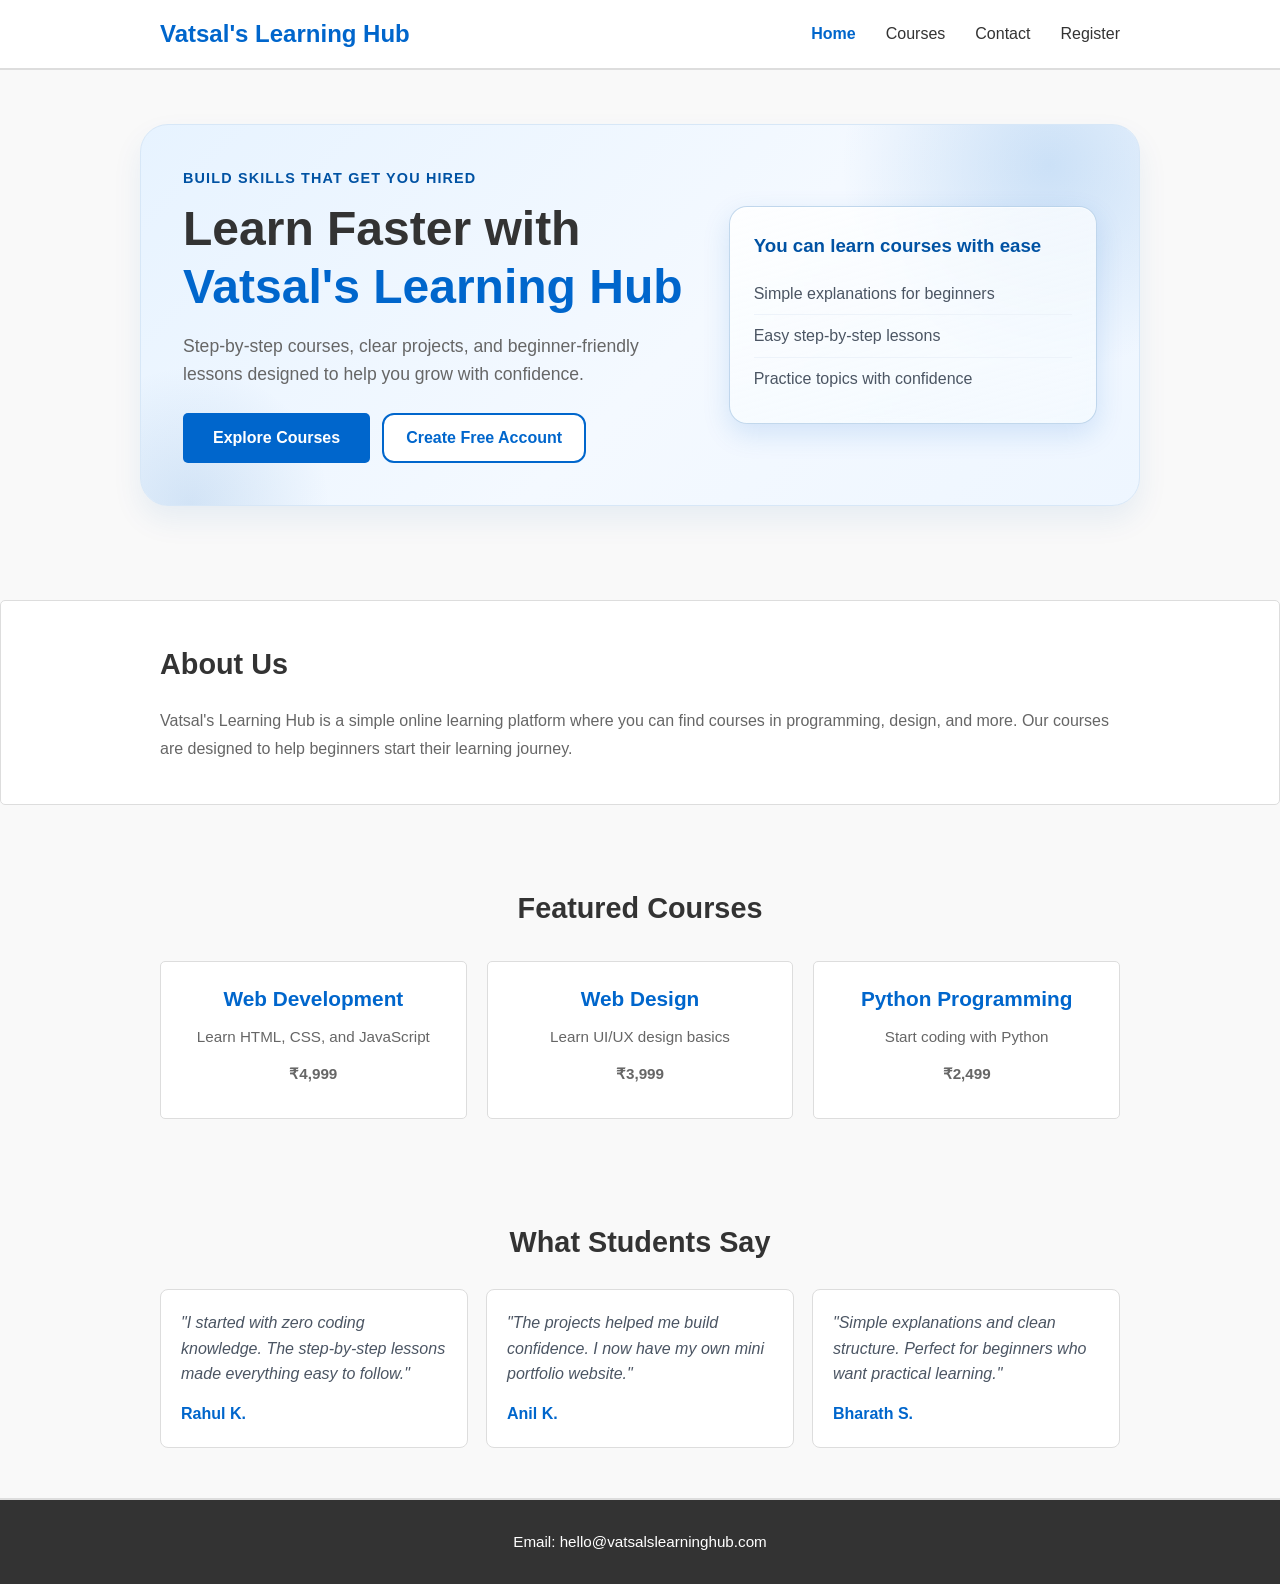
<file: index.html>
<!DOCTYPE html>
<html lang="en">
<head>
    <meta charset="UTF-8">
    <meta name="viewport" content="width=device-width, initial-scale=1.0">
    <title>Vatsal's Learning Hub</title>
<link href="https://fonts.googleapis.com/css2?family=Inter:wght@400;500;600;700&display=swap" rel="stylesheet">
    <link rel="stylesheet" href="styles.css">
</head>
<body>
    <nav class="navbar">
        <div class="container">
            <h1 class="logo">Vatsal's Learning Hub</h1>
            <ul class="nav-links">
                <li><a href="index.html">Home</a></li>
                <li><a href="courses.html">Courses</a></li>
                <li><a href="contact.html">Contact</a></li>
                <li><a href="register.html">Register</a></li>
            </ul>
        </div>
    </nav>

    <header class="hero">
        <div class="container hero-grid">
            <div class="hero-copy">
                <p class="hero-kicker">Build Skills That Get You Hired</p>
                <h1>Learn Faster with <span class="hero-accent">Vatsal's Learning Hub</span></h1>
                <p class="hero-subtext">Step-by-step courses, clear projects, and beginner-friendly lessons designed to help you grow with confidence.</p>
                <div class="hero-actions">
                    <a href="courses.html" class="btn">Explore Courses</a>
                    <a href="register.html" class="btn-outline">Create Free Account</a>
                </div>
            </div>
            <div class="hero-panel" aria-label="Learnsphere quick stats">
                <h3>You can learn courses with ease</h3>
                <ul>
                    <li>Simple explanations for beginners</li>
                    <li>Easy step-by-step lessons</li>
                    <li>Practice topics with confidence</li>
                </ul>
            </div>
        </div>
    </header>

    <section class="about">
        <div class="container">
            <h2>About Us</h2>
            <p>Vatsal's Learning Hub is a simple online learning platform where you can find courses in programming, design, and more. Our courses are designed to help beginners start their learning journey.</p>
        </div>
    </section>

    <section class="featured-courses">
        <div class="container">
            <h2>Featured Courses</h2>
            <div class="courses-list">
                <div class="course-item">
                    <h3>Web Development</h3>
                    <p>Learn HTML, CSS, and JavaScript</p>
                    <p class="price">₹4,999</p>
                </div>
                <div class="course-item">
                    <h3>Web Design</h3>
                    <p>Learn UI/UX design basics</p>
                    <p class="price">₹3,999</p>
                </div>
                <div class="course-item">
                    <h3>Python Programming</h3>
                    <p>Start coding with Python</p>
                    <p class="price">₹2,499</p>
                </div>
            </div>
        </div>
    </section>

    <section class="testimonials">
        <div class="container">
            <h2>What Students Say</h2>
            <div class="testimonial-grid">
                <article class="testimonial-card">
                    <p>"I started with zero coding knowledge. The step-by-step lessons made everything easy to follow."</p>
                    <h4>Rahul K.</h4>
                </article>
                <article class="testimonial-card">
                    <p>"The projects helped me build confidence. I now have my own mini portfolio website."</p>
                    <h4>Anil K.</h4>
                </article>
                <article class="testimonial-card">
                    <p>"Simple explanations and clean structure. Perfect for beginners who want practical learning."</p>
                    <h4>Bharath S.</h4>
                </article>
            </div>
        </div>
    </section>

    <footer class="footer">
        <div class="container">
            <p>Email: hello@vatsalslearninghub.com</p>
        </div>
    </footer>

    <script src="script.js"></script>
</body>
</html>
</file>
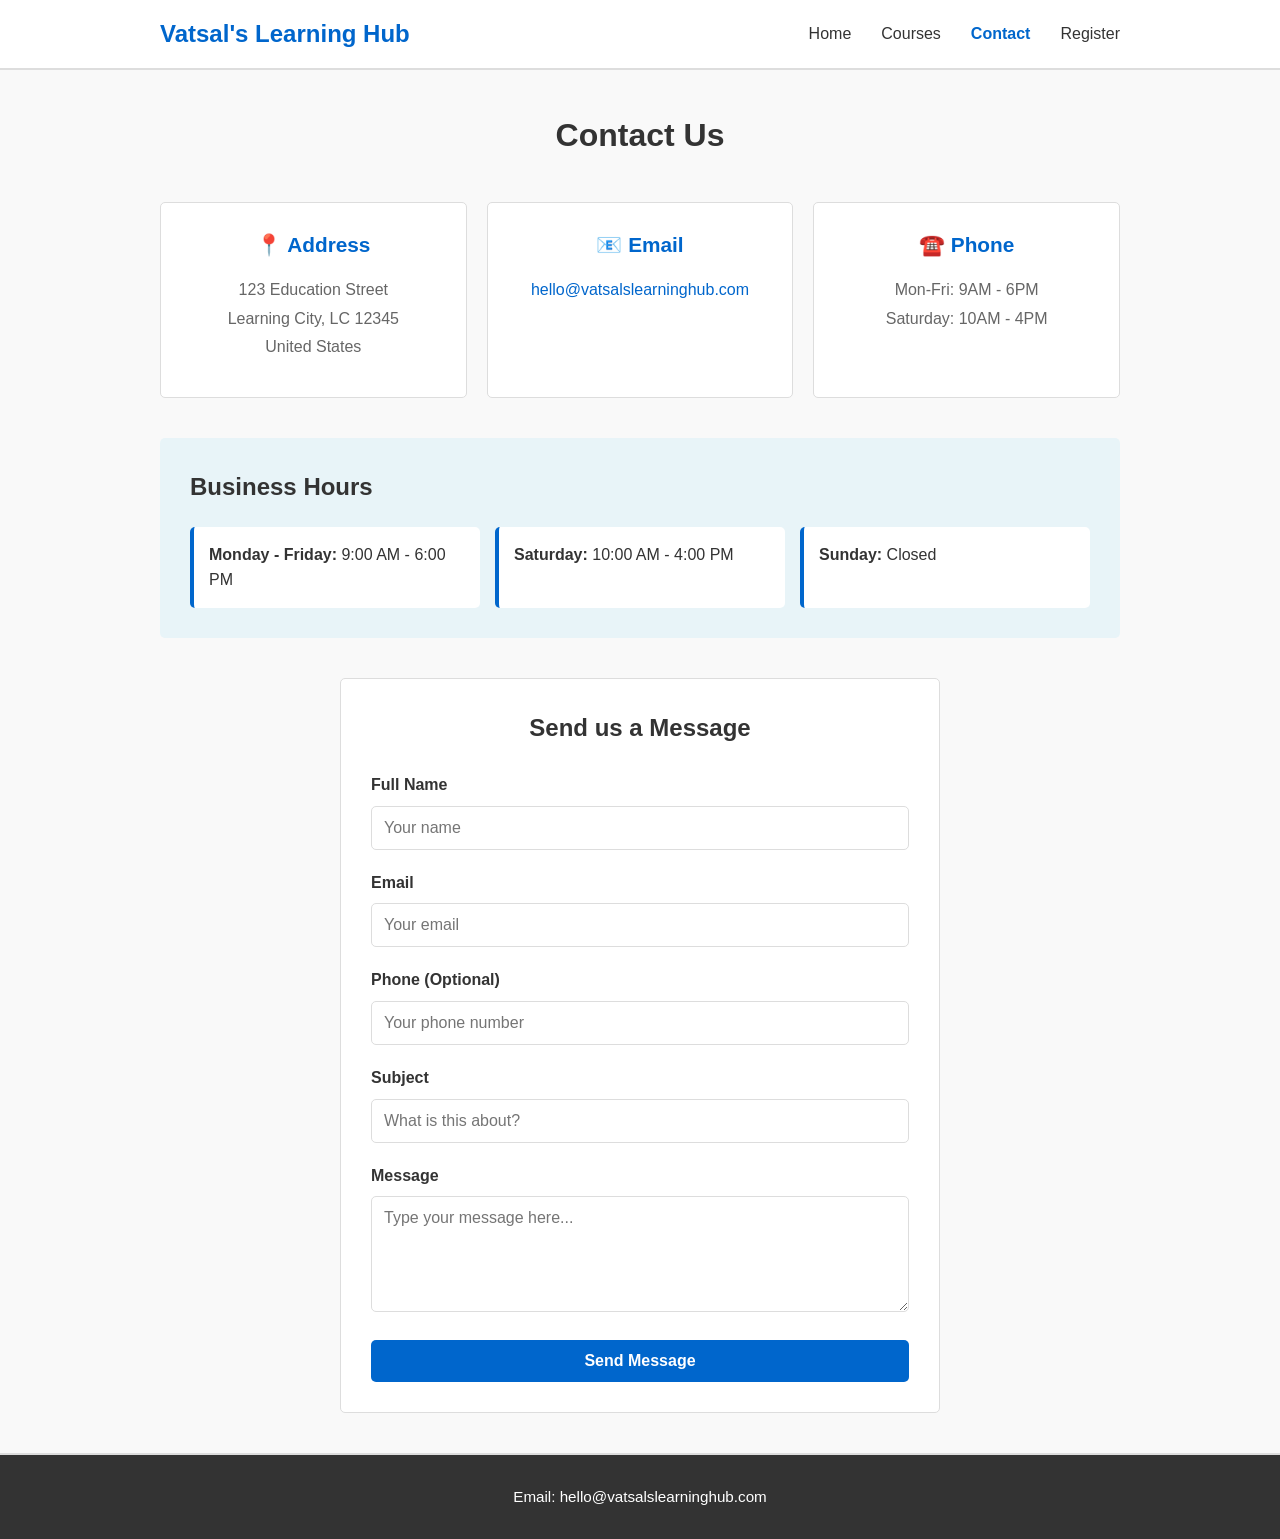
<file: contact.html>
<!DOCTYPE html>
<html lang="en">
<head>
    <meta charset="UTF-8">
    <meta name="viewport" content="width=device-width, initial-scale=1.0">
    <title>Contact Us - Vatsal's Learning Hub</title>
<link href="https://fonts.googleapis.com/css2?family=Inter:wght@400;500;600;700&display=swap" rel="stylesheet">
    <link rel="stylesheet" href="styles.css">
</head>
<body>
    <!-- Navigation -->
    <nav class="navbar">
        <div class="container">
            <h1 class="logo">Vatsal's Learning Hub</h1>
            <ul class="nav-links">
                <li><a href="index.html">Home</a></li>
                <li><a href="courses.html">Courses</a></li>
                <li><a href="contact.html">Contact</a></li>
                <li><a href="register.html">Register</a></li>
            </ul>
        </div>
    </nav>

    <!-- Contact Page -->
    <div class="contact-page">
        <div class="container">
            <h2>Contact Us</h2>

            <!-- Contact Info Cards -->
            <div class="contact-info-grid">
                <div class="contact-card">
                    <h3>📍 Address</h3>
                    <p>123 Education Street<br>Learning City, LC 12345<br>United States</p>
                </div>

                <div class="contact-card">
                    <h3>📧 Email</h3>
                    <p><a href="mailto:hello@vatsalslearninghub.com">hello@vatsalslearninghub.com</a></p>
                </div>

                <div class="contact-card">
                    <h3>☎️ Phone</h3>
                    <p>Mon-Fri: 9AM - 6PM<br>Saturday: 10AM - 4PM</p>
                </div>
            </div>

            <!-- Business Hours -->
            <div class="business-hours">
                <h3>Business Hours</h3>
                <div class="hours-grid">
                    <div>
                        <strong>Monday - Friday:</strong> 9:00 AM - 6:00 PM
                    </div>
                    <div>
                        <strong>Saturday:</strong> 10:00 AM - 4:00 PM
                    </div>
                    <div>
                        <strong>Sunday:</strong> Closed
                    </div>
                </div>
            </div>

            <!-- Contact Form -->
            <div class="contact-form-section">
                <h3>Send us a Message</h3>
                <form id="contactUserForm" onsubmit="validateContact(event)">
                    <div class="form-group">
                        <label>Full Name</label>
                        <input type="text" id="contactName" placeholder="Your name" required>
                        <span class="error" id="contactNameError"></span>
                    </div>

                    <div class="form-group">
                        <label>Email</label>
                        <input type="email" id="contactEmail" placeholder="Your email" required>
                        <span class="error" id="contactEmailError"></span>
                    </div>

                    <div class="form-group">
                        <label>Phone (Optional)</label>
                        <input type="tel" id="contactPhone" placeholder="Your phone number">
                    </div>

                    <div class="form-group">
                        <label>Subject</label>
                        <input type="text" id="contactSubject" placeholder="What is this about?" required>
                    </div>

                    <div class="form-group">
                        <label>Message</label>
                        <textarea id="contactMessage" placeholder="Type your message here..." rows="5" required></textarea>
                        <span class="error" id="contactMessageError"></span>
                    </div>

                    <button type="submit" class="btn-submit">Send Message</button>
                    <p id="contactSuccess" class="success-message" aria-live="polite"></p>
                </form>
            </div>
        </div>
    </div>

    <!-- Footer -->
    <footer class="footer">
        <div class="container">
            <p>Email: hello@vatsalslearninghub.com</p>
        </div>
    </footer>

    <script src="script.js"></script>
</body>
</html>
</file>
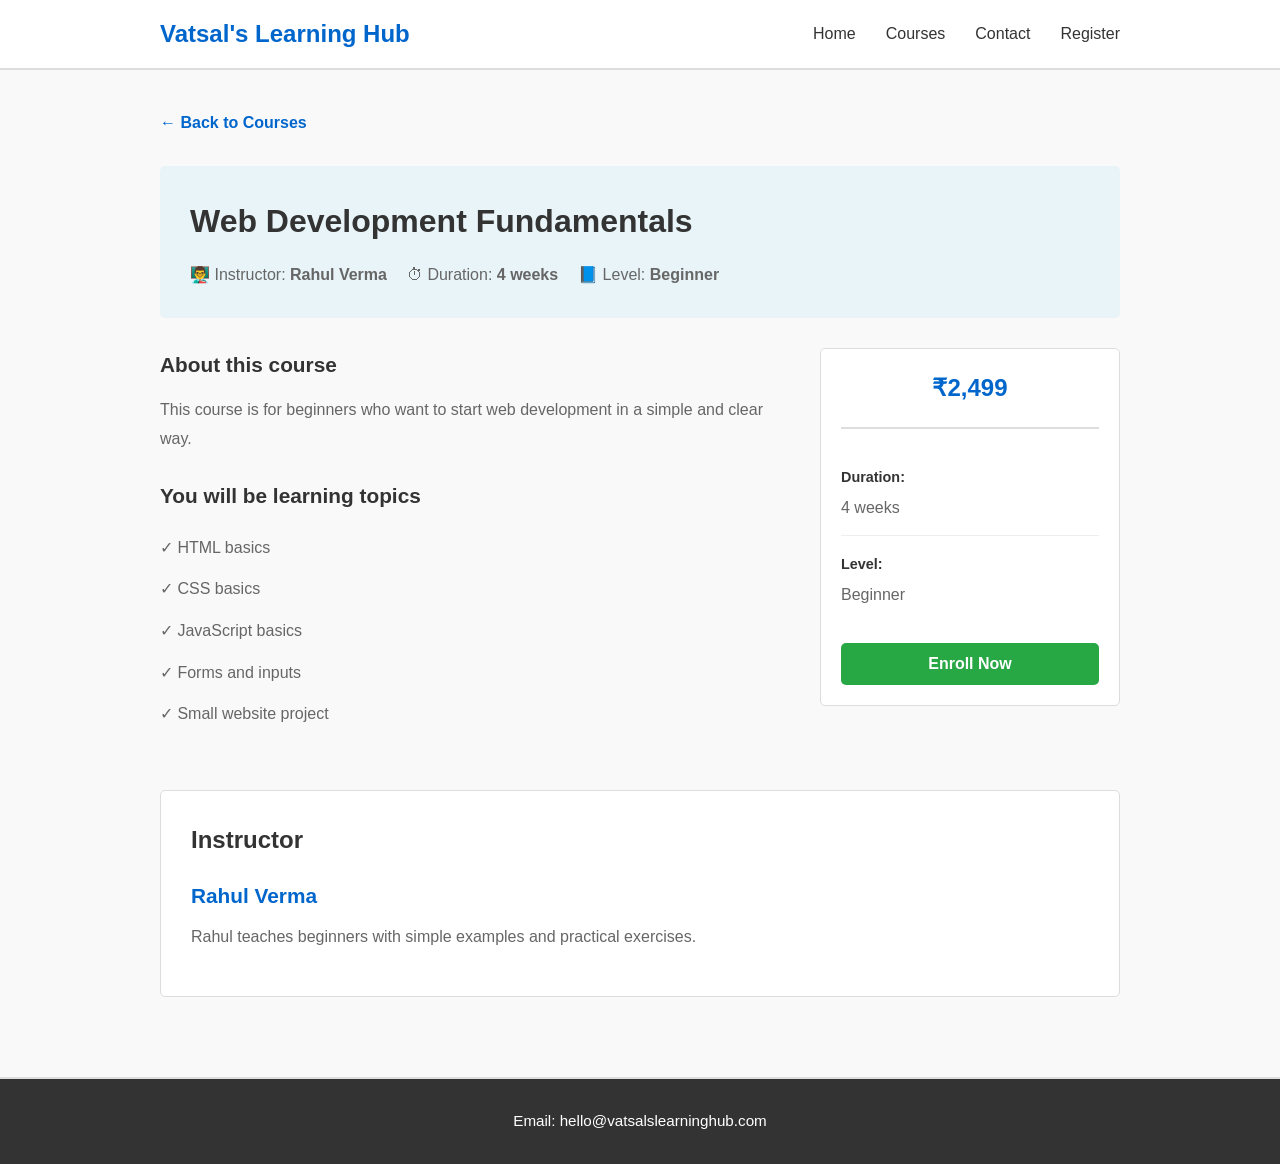
<file: course-details.html>
<!DOCTYPE html>
<html lang="en">
<head>
    <meta charset="UTF-8">
    <meta name="viewport" content="width=device-width, initial-scale=1.0">
    <title>Course Details - Vatsal's Learning Hub</title>
<link href="https://fonts.googleapis.com/css2?family=Inter:wght@400;500;600;700&display=swap" rel="stylesheet">
    <link rel="stylesheet" href="styles.css">
</head>
<body>
    <!-- Navigation -->
    <nav class="navbar">
        <div class="container">
            <h1 class="logo">Vatsal's Learning Hub</h1>
            <ul class="nav-links">
                <li><a href="index.html">Home</a></li>
                <li><a href="courses.html">Courses</a></li>
                <li><a href="contact.html">Contact</a></li>
                <li><a href="register.html">Register</a></li>
            </ul>
        </div>
    </nav>

    <!-- Course Details Page -->
    <div class="course-details-page">
        <div class="container">
            <!-- Back to Courses Link -->
            <a href="courses.html" class="back-link">← Back to Courses</a>

            <div class="course-header">
                <h1 id="courseTitle">Web Development Fundamentals</h1>
                <div class="course-meta">
                    <span>👨‍🏫 Instructor: <strong id="courseInstructor">Rahul Verma</strong></span>
                    <span>⏱ Duration: <strong id="courseDuration">4 weeks</strong></span>
                    <span>📘 Level: <strong id="courseLevel">Beginner</strong></span>
                </div>
            </div>

            <div class="course-content">
                <!-- Left Side -->
                <div class="course-info">
                    <h3>About this course</h3>
                    <p id="courseDescription">
                        This course is for beginners who want to start web development in a simple and clear way.
                    </p>

                    <h3>You will be learning topics</h3>
                    <ul class="learning-points">
                        <li>✓ HTML basics</li>
                        <li>✓ CSS basics</li>
                        <li>✓ JavaScript basics</li>
                        <li>✓ Forms and inputs</li>
                        <li>✓ Small website project</li>
                    </ul>
                </div>

                <!-- Right Side -->
                <div class="course-sidebar">
                    <div class="course-card-detail">
                        <div class="price-section">
                            <span class="price" id="coursePrice">₹2,499</span>
                        </div>

                        <div class="course-details-box">
                            <div class="detail-item">
                                <strong>Duration:</strong><br>
                                <span>4 weeks</span>
                            </div>
                            <div class="detail-item">
                                <strong>Level:</strong><br>
                                <span>Beginner</span>
                            </div>
                        </div>

                        <button class="btn-enroll" onclick="enrollCourse()">Enroll Now</button>
                    </div>
                </div>
            </div>

            <!-- Instructor Info -->
            <div class="instructor-section">
                <h3>Instructor</h3>
                <div class="instructor-info">
                    <div class="instructor-details">
                        <h4 id="instructorName">Rahul Verma</h4>
                        <p id="instructorBio">
                            Rahul teaches beginners with simple examples and practical exercises.
                        </p>
                    </div>
                </div>
            </div>
        </div>
    </div>

    <!-- Footer -->
    <footer class="footer">
        <div class="container">
            <p>Email: hello@vatsalslearninghub.com</p>
        </div>
    </footer>

    <script src="script.js"></script>
</body>
</html>
</file>
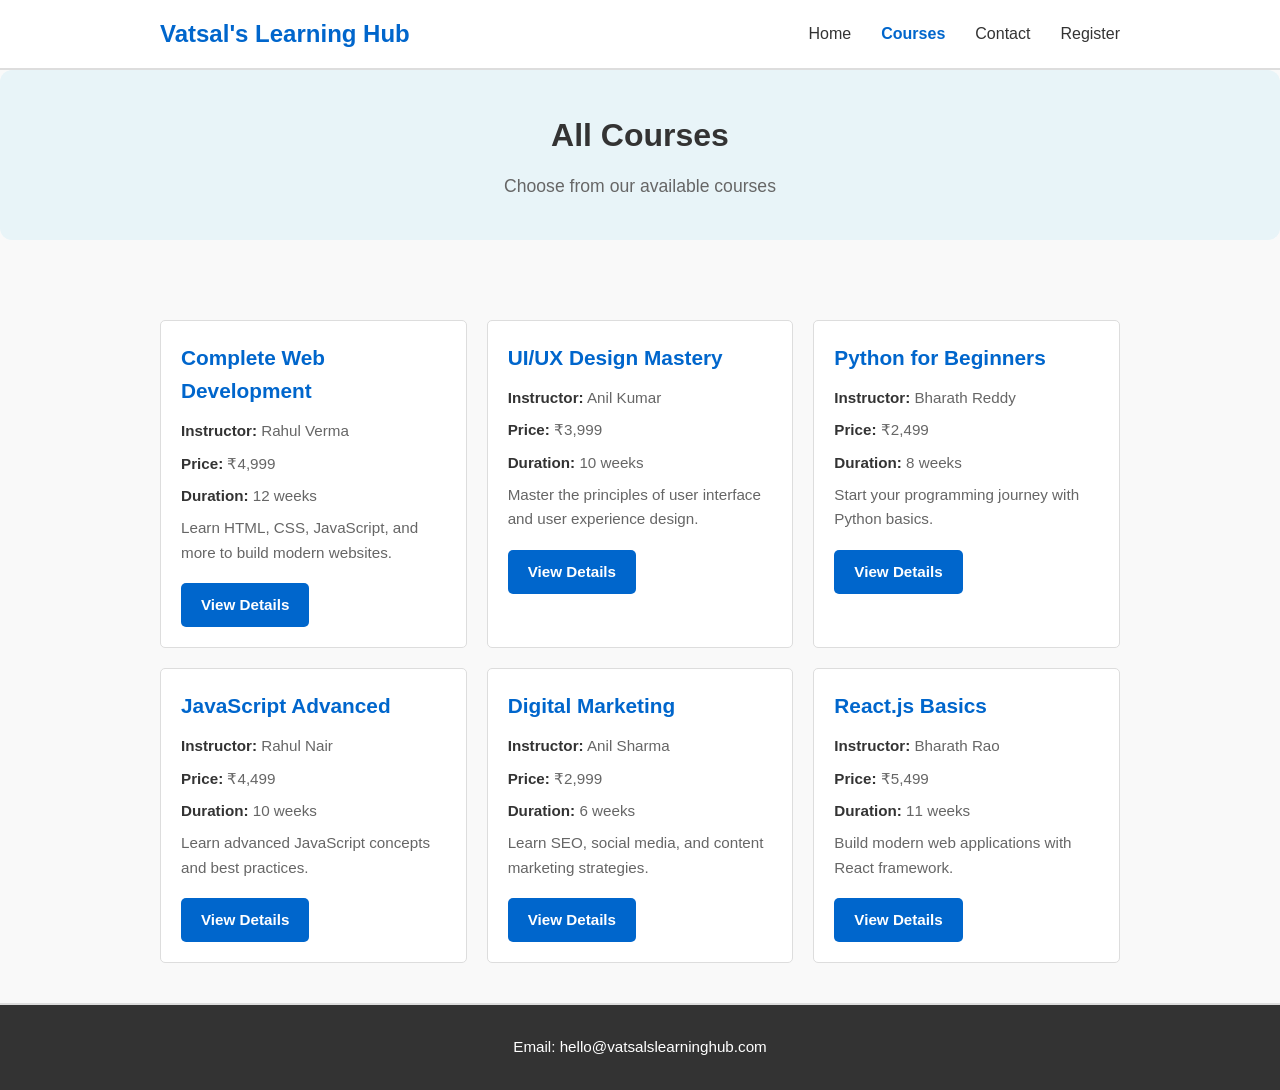
<file: courses.html>
<!DOCTYPE html>
<html lang="en">
<head>
    <meta charset="UTF-8">
    <meta name="viewport" content="width=device-width, initial-scale=1.0">
    <title>Courses - Vatsal's Learning Hub</title>
<link href="https://fonts.googleapis.com/css2?family=Inter:wght@400;500;600;700&display=swap" rel="stylesheet">
    <link rel="stylesheet" href="styles.css">
</head>
<body>
    <nav class="navbar">
        <div class="container">
            <h1 class="logo">Vatsal's Learning Hub</h1>
            <ul class="nav-links">
                <li><a href="index.html">Home</a></li>
                <li><a href="courses.html">Courses</a></li>
                <li><a href="contact.html">Contact</a></li>
                <li><a href="register.html">Register</a></li>
            </ul>
        </div>
    </nav>

    <header class="page-header">
        <div class="container">
            <h1>All Courses</h1>
            <p>Choose from our available courses</p>
        </div>
    </header>

    <section class="courses-section">
        <div class="container">
            <div class="courses-grid">
                <div class="course-card">
                    <h3>Complete Web Development</h3>
                    <p><strong>Instructor:</strong> Rahul Verma</p>
                    <p><strong>Price:</strong> ₹4,999</p>
                    <p><strong>Duration:</strong> 12 weeks</p>
                    <p>Learn HTML, CSS, JavaScript, and more to build modern websites.</p>
                    <a href="course-details.html" class="btn-details">View Details</a>
                </div>

                <div class="course-card">
                    <h3>UI/UX Design Mastery</h3>
                    <p><strong>Instructor:</strong> Anil Kumar</p>
                    <p><strong>Price:</strong> ₹3,999</p>
                    <p><strong>Duration:</strong> 10 weeks</p>
                    <p>Master the principles of user interface and user experience design.</p>
                    <a href="course-details.html" class="btn-details">View Details</a>
                </div>

                <div class="course-card">
                    <h3>Python for Beginners</h3>
                    <p><strong>Instructor:</strong> Bharath Reddy</p>
                    <p><strong>Price:</strong> ₹2,499</p>
                    <p><strong>Duration:</strong> 8 weeks</p>
                    <p>Start your programming journey with Python basics.</p>
                    <a href="course-details.html" class="btn-details">View Details</a>
                </div>

                <div class="course-card">
                    <h3>JavaScript Advanced</h3>
                    <p><strong>Instructor:</strong> Rahul Nair</p>
                    <p><strong>Price:</strong> ₹4,499</p>
                    <p><strong>Duration:</strong> 10 weeks</p>
                    <p>Learn advanced JavaScript concepts and best practices.</p>
                    <a href="course-details.html" class="btn-details">View Details</a>
                </div>

                <div class="course-card">
                    <h3>Digital Marketing</h3>
                    <p><strong>Instructor:</strong> Anil Sharma</p>
                    <p><strong>Price:</strong> ₹2,999</p>
                    <p><strong>Duration:</strong> 6 weeks</p>
                    <p>Learn SEO, social media, and content marketing strategies.</p>
                    <a href="course-details.html" class="btn-details">View Details</a>
                </div>

                <div class="course-card">
                    <h3>React.js Basics</h3>
                    <p><strong>Instructor:</strong> Bharath Rao</p>
                    <p><strong>Price:</strong> ₹5,499</p>
                    <p><strong>Duration:</strong> 11 weeks</p>
                    <p>Build modern web applications with React framework.</p>
                    <a href="course-details.html" class="btn-details">View Details</a>
                </div>
            </div>
        </div>
    </section>

    <footer class="footer">
        <div class="container">
            <p>Email: hello@vatsalslearninghub.com</p>
        </div>
    </footer>

    <script src="script.js"></script>
</body>
</html>
</file>
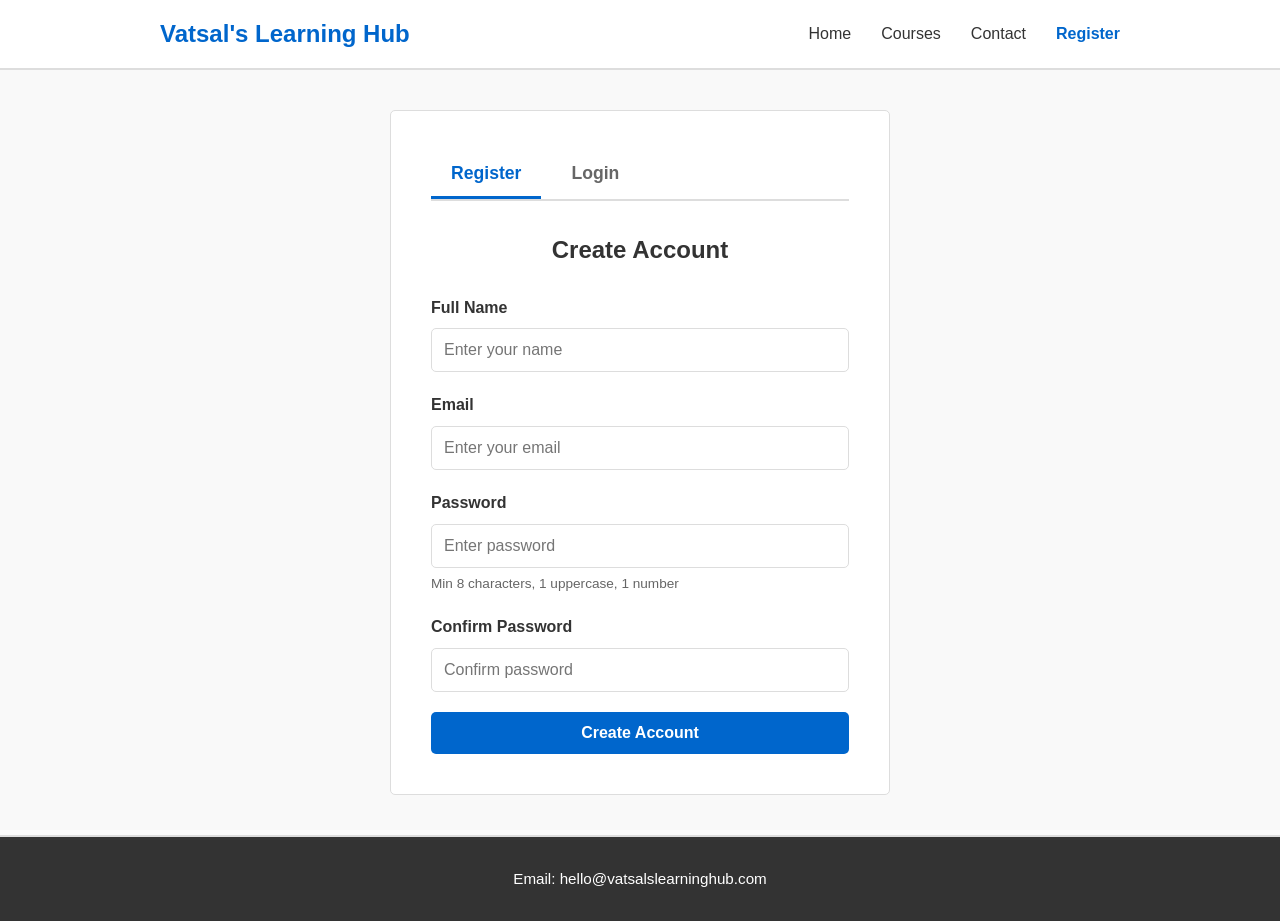
<file: register.html>
<!DOCTYPE html>
<html lang="en">
<head>
    <meta charset="UTF-8">
    <meta name="viewport" content="width=device-width, initial-scale=1.0">
    <title>Register / Login - Vatsal's Learning Hub</title>
<link href="https://fonts.googleapis.com/css2?family=Inter:wght@400;500;600;700&display=swap" rel="stylesheet">
    <link rel="stylesheet" href="styles.css">
</head>
<body>
    <!-- Navigation -->
    <nav class="navbar">
        <div class="container">
            <h1 class="logo">Vatsal's Learning Hub</h1>
            <ul class="nav-links">
                <li><a href="index.html">Home</a></li>
                <li><a href="courses.html">Courses</a></li>
                <li><a href="contact.html">Contact</a></li>
                <li><a href="register.html">Register</a></li>
            </ul>
        </div>
    </nav>

    <!-- Auth Container -->
    <div class="auth-page">
        <div class="container">
            <div class="auth-form-container">
                <!-- Tabs -->
                <div class="auth-tabs">
                    <button class="tab-button active" onclick="showRegister()">Register</button>
                    <button class="tab-button" onclick="showLogin()">Login</button>
                </div>

                <!-- Register Form -->
                <div id="registerForm" class="form-section">
                    <h2>Create Account</h2>
                    <form id="registerUserForm" onsubmit="validateRegister(event)">
                        <div class="form-group">
                            <label>Full Name</label>
                            <input type="text" id="regName" placeholder="Enter your name" required>
                            <span class="error" id="regNameError"></span>
                        </div>

                        <div class="form-group">
                            <label>Email</label>
                            <input type="email" id="regEmail" placeholder="Enter your email" required>
                            <span class="error" id="regEmailError"></span>
                        </div>

                        <div class="form-group">
                            <label>Password</label>
                            <input type="password" id="regPassword" placeholder="Enter password" required>
                            <span class="error" id="regPasswordError"></span>
                            <small>Min 8 characters, 1 uppercase, 1 number</small>
                        </div>

                        <div class="form-group">
                            <label>Confirm Password</label>
                            <input type="password" id="regConfirm" placeholder="Confirm password" required>
                            <span class="error" id="regConfirmError"></span>
                        </div>

                        <button type="submit" class="btn-submit">Create Account</button>
                        <p id="registerSuccess" class="success-message" aria-live="polite"></p>
                    </form>
                </div>

                <!-- Login Form -->
                <div id="loginForm" class="form-section" style="display: none;">
                    <h2>Login</h2>
                    <form id="loginUserForm" onsubmit="validateLogin(event)">
                        <div class="form-group">
                            <label>Email</label>
                            <input type="email" id="loginEmail" placeholder="Enter your email" required>
                            <span class="error" id="loginEmailError"></span>
                        </div>

                        <div class="form-group">
                            <label>Password</label>
                            <input type="password" id="loginPassword" placeholder="Enter password" required>
                            <span class="error" id="loginPasswordError"></span>
                        </div>

                        <button type="submit" class="btn-submit">Login</button>
                        <p id="loginSuccess" class="success-message" aria-live="polite"></p>
                    </form>
                </div>
            </div>
        </div>
    </div>

    <!-- Footer -->
    <footer class="footer">
        <div class="container">
            <p>Email: hello@vatsalslearninghub.com</p>
        </div>
    </footer>

    <script src="script.js"></script>
</body>
</html>
</file>
<file: styles.css>
/* Beginner-Friendly CSS for EduLearn */

* {
    margin: 0;
    padding: 0;
    box-sizing: border-box;
}

body {
    font-family: Arial, Helvetica, sans-serif;
    line-height: 1.6;
    color: #333;
    background-color: #f9f9f9;
}

:root {
    --radius-soft: 12px;
    --radius-large: 20px;
}

.container {
    max-width: 1000px;
    margin: 0 auto;
    padding: 0 20px;
}

/* ===== Navigation ===== */
.navbar {
    background-color: #fff;
    border-bottom: 2px solid #ddd;
    padding: 15px 0;
    position: sticky;
    top: 0;
    z-index: 100;
}

.navbar .container {
    display: flex;
    justify-content: space-between;
    align-items: center;
}

.logo {
    font-size: 24px;
    font-weight: bold;
    color: #0066cc;
    margin: 0;
}

.nav-links {
    display: flex;
    list-style: none;
    gap: 30px;
}

.nav-links a {
    color: #333;
    text-decoration: none;
    font-weight: 500;
    transition: color 0.3s;
}

.nav-links a:hover {
    color: #0066cc;
}

.nav-links a.active-link {
    color: #0066cc;
    font-weight: 700;
}

.nav-links a:focus-visible,
.btn:focus-visible,
.btn-outline:focus-visible,
.btn-submit:focus-visible,
.btn-details:focus-visible,
.btn-enroll:focus-visible,
.btn-secondary:focus-visible,
.tab-button:focus-visible {
    outline: 3px solid #80bfff;
    outline-offset: 2px;
}

/* ===== Hero Section ===== */
.hero {
    padding: 54px 0;
    margin-bottom: 40px;
}

.hero-grid {
    position: relative;
    display: grid;
    grid-template-columns: 1.4fr 1fr;
    gap: 30px;
    align-items: center;
    background: linear-gradient(135deg, #e7f3ff 0%, #f4f9ff 55%, #eef6ff 100%);
    border: 1px solid #d7e7f7;
    border-radius: 28px;
    padding: 42px;
    overflow: hidden;
    box-shadow: 0 14px 30px rgba(0, 84, 170, 0.08);
}

.hero-grid::before {
    content: "";
    position: absolute;
    width: 420px;
    height: 420px;
    right: -120px;
    top: -170px;
    background: radial-gradient(circle, rgba(0, 102, 204, 0.16) 0%, rgba(0, 102, 204, 0) 70%);
    pointer-events: none;
}

.hero-grid::after {
    content: "";
    position: absolute;
    width: 280px;
    height: 280px;
    left: -90px;
    bottom: -140px;
    background: radial-gradient(circle, rgba(3, 89, 179, 0.12) 0%, rgba(3, 89, 179, 0) 70%);
    pointer-events: none;
}

.hero-copy {
    position: relative;
    z-index: 1;
    text-align: left;
}

.hero-kicker {
    font-size: 0.9rem;
    color: #0052a3;
    font-weight: 700;
    text-transform: uppercase;
    letter-spacing: 0.08em;
    margin-bottom: 10px;
}

.hero h1 {
    font-size: 3rem;
    line-height: 1.2;
    margin-bottom: 16px;
    color: #333;
}

.hero-accent {
    color: #0066cc;
}

.hero-subtext {
    font-size: 1.1rem;
    color: #666;
    max-width: 56ch;
    margin-bottom: 25px;
}

.hero-actions {
    display: flex;
    gap: 12px;
    flex-wrap: wrap;
}

.hero-panel {
    position: relative;
    z-index: 1;
    background: linear-gradient(165deg, rgba(255, 255, 255, 0.8) 0%, rgba(245, 251, 255, 0.62) 100%);
    border: 1px solid rgba(155, 191, 224, 0.6);
    border-radius: 18px;
    padding: 24px;
    box-shadow: 0 10px 28px rgba(0, 102, 204, 0.14), inset 0 1px 0 rgba(255, 255, 255, 0.55);
    backdrop-filter: blur(4px);
}

.hero-panel h3 {
    margin-bottom: 12px;
    color: #0052a3;
}

.hero-panel ul {
    list-style: none;
}

.hero-panel li {
    padding: 8px 0;
    border-bottom: 1px solid #edf3fa;
    color: #4b5563;
}

.hero-panel li:last-child {
    border-bottom: none;
}

.btn-outline {
    background-color: #fff;
    color: #0066cc;
    border: 2px solid #0066cc;
    padding: 10px 22px;
    text-decoration: none;
    border-radius: 5px;
    font-weight: 700;
    display: inline-block;
    transition: all 0.25s;
}

.btn-outline:hover {
    background-color: #0066cc;
    color: #fff;
}

/* Rounded corners across UI */
.about,
.page-header,
.course-item,
.course-card,
.testimonial-card,
.auth-form-container,
.contact-card,
.business-hours,
.hours-grid div,
.contact-form-section,
.course-header,
.curriculum,
.course-card-detail,
.requirements,
.instructor-section,
.btn,
.btn-outline,
.btn-details,
.btn-submit,
.btn-secondary,
.btn-enroll,
.form-group input,
.form-group textarea {
    border-radius: var(--radius-soft);
}

/* ===== Buttons ===== */
.btn {
    background-color: #0066cc;
    color: #fff;
    padding: 12px 30px;
    text-decoration: none;
    border-radius: 5px;
    font-weight: bold;
    display: inline-block;
    transition: background-color 0.3s, transform 0.2s;
    cursor: pointer;
    border: none;
}

.btn:hover {
    background-color: #0052a3;
    transform: translateY(-2px);
}

.btn-details {
    background-color: #0066cc;
    color: #fff;
    padding: 10px 20px;
    text-decoration: none;
    border-radius: 5px;
    font-weight: bold;
    display: inline-block;
    transition: background-color 0.3s;
    margin-top: 10px;
    font-size: 0.95rem;
}

.btn-details:hover {
    background-color: #0052a3;
}

.btn-submit {
    background-color: #0066cc;
    color: #fff;
    padding: 12px 30px;
    border: none;
    border-radius: 5px;
    font-weight: bold;
    font-size: 1rem;
    cursor: pointer;
    width: 100%;
    transition: background-color 0.3s;
}

.btn-submit:hover {
    background-color: #0052a3;
}

.btn-secondary {
    background-color: #666;
    color: #fff;
    padding: 12px 30px;
    border: none;
    border-radius: 5px;
    font-weight: bold;
    font-size: 1rem;
    cursor: pointer;
    width: 100%;
    transition: background-color 0.3s;
    margin-top: 10px;
}

.btn-secondary:hover {
    background-color: #444;
}

.btn-enroll {
    background-color: #28a745;
    color: #fff;
    padding: 12px 30px;
    border: none;
    border-radius: 5px;
    font-weight: bold;
    font-size: 1rem;
    cursor: pointer;
    width: 100%;
    transition: background-color 0.3s;
}

.btn-enroll:hover {
    background-color: #218838;
}

/* ===== Page Header ===== */
.page-header {
    background-color: #e8f4f8;
    padding: 40px 0;
    text-align: center;
    margin-bottom: 40px;
}

.page-header h1 {
    font-size: 2rem;
    color: #333;
    margin-bottom: 10px;
}

.page-header p {
    font-size: 1.1rem;
    color: #666;
}

/* ===== About Section ===== */
.about {
    padding: 40px 0;
    background-color: #fff;
    margin-bottom: 40px;
    border: 1px solid #ddd;
    border-radius: 5px;
}

.about h2 {
    font-size: 1.8rem;
    margin-bottom: 20px;
    color: #333;
}

.about p {
    font-size: 1rem;
    color: #666;
    line-height: 1.8;
}

/* ===== Featured Courses ===== */
.featured-courses {
    padding: 40px 0;
    margin-bottom: 40px;
}

.featured-courses h2 {
    font-size: 1.8rem;
    margin-bottom: 30px;
    text-align: center;
    color: #333;
}

.courses-list {
    display: grid;
    grid-template-columns: repeat(auto-fit, minmax(280px, 1fr));
    gap: 20px;
}

.course-item {
    background-color: #fff;
    border: 1px solid #ddd;
    padding: 20px;
    border-radius: 5px;
    text-align: center;
    transition: box-shadow 0.3s, transform 0.3s;
}

.course-item:hover {
    box-shadow: 0 4px 8px rgba(0, 0, 0, 0.1);
    transform: translateY(-3px);
}

.course-item h3 {
    font-size: 1.3rem;
    margin-bottom: 10px;
    color: #0066cc;
}

.course-item p {
    color: #666;
    margin-bottom: 12px;
    font-size: 0.95rem;
}

/* ===== Testimonials ===== */
.testimonials {
    padding: 20px 0 50px;
}

.testimonials h2 {
    font-size: 1.8rem;
    margin-bottom: 24px;
    text-align: center;
}

.testimonial-grid {
    display: grid;
    grid-template-columns: repeat(auto-fit, minmax(240px, 1fr));
    gap: 18px;
}

.testimonial-card {
    background-color: #fff;
    border: 1px solid #ddd;
    border-radius: 8px;
    padding: 20px;
}

.testimonial-card p {
    color: #4b5563;
    font-style: italic;
    margin-bottom: 14px;
}

.testimonial-card h4 {
    color: #0066cc;
}

.price {
    font-size: 1.5rem;
    font-weight: bold;
    color: #0066cc;
}

/* ===== Courses Section ===== */
.courses-section {
    padding: 40px 0;
}

.courses-section h2 {
    font-size: 1.8rem;
    margin-bottom: 30px;
    text-align: center;
    color: #333;
}

.courses-grid {
    display: grid;
    grid-template-columns: repeat(auto-fit, minmax(300px, 1fr));
    gap: 20px;
}

.course-card {
    background-color: #fff;
    border: 1px solid #ddd;
    padding: 20px;
    border-radius: 5px;
    transition: box-shadow 0.3s, transform 0.3s;
}

.course-card:hover {
    box-shadow: 0 4px 10px rgba(0, 0, 0, 0.1);
    transform: translateY(-5px);
}

.course-card h3 {
    font-size: 1.3rem;
    margin-bottom: 12px;
    color: #0066cc;
}

.course-card p {
    margin-bottom: 8px;
    color: #666;
    font-size: 0.95rem;
}

.course-card p strong {
    color: #333;
}

/* ===== Footer ===== */
.footer {
    background-color: #333;
    color: #fff;
    padding: 30px 0;
    text-align: center;
    border-top: 2px solid #ddd;
}

.footer p {
    margin: 0;
    font-size: 0.95rem;
}

.footer a {
    color: #0066cc;
    text-decoration: none;
}

.footer a:hover {
    text-decoration: underline;
}

/* ===== Authentication Page ===== */
.auth-page {
    padding: 40px 0;
    min-height: 600px;
}

.auth-form-container {
    background-color: #fff;
    border: 1px solid #ddd;
    border-radius: 5px;
    padding: 40px;
    max-width: 500px;
    margin: 0 auto;
}

.auth-tabs {
    display: flex;
    gap: 10px;
    margin-bottom: 30px;
    border-bottom: 2px solid #ddd;
}

.tab-button {
    background-color: transparent;
    border: none;
    padding: 12px 20px;
    font-size: 1.1rem;
    cursor: pointer;
    color: #666;
    font-weight: bold;
    border-bottom: 3px solid transparent;
    transition: all 0.3s;
}

.tab-button.active {
    color: #0066cc;
    border-bottom-color: #0066cc;
}

.tab-button:hover {
    color: #0066cc;
}

.form-section h2 {
    font-size: 1.5rem;
    margin-bottom: 25px;
    color: #333;
    text-align: center;
}

/* ===== Forms ===== */
.form-group {
    margin-bottom: 20px;
}

.form-group label {
    display: block;
    font-weight: bold;
    margin-bottom: 8px;
    color: #333;
}

.form-group input,
.form-group textarea {
    width: 100%;
    padding: 12px;
    border: 1px solid #ddd;
    border-radius: 5px;
    font-size: 1rem;
    font-family: Arial, sans-serif;
    transition: border-color 0.3s;
}

.form-group input:focus,
.form-group textarea:focus {
    outline: none;
    border-color: #0066cc;
    box-shadow: 0 0 5px rgba(0, 102, 204, 0.3);
}

.form-group small {
    display: block;
    margin-top: 5px;
    color: #666;
    font-size: 0.85rem;
}

.error {
    color: #d32f2f;
    font-size: 0.85rem;
    display: block;
    margin-top: 5px;
}

.success-message {
    color: #0f7a35;
    background-color: #eaf8ef;
    border: 1px solid #b8e3c6;
    border-radius: 6px;
    padding: 10px 12px;
    margin-top: 14px;
    font-size: 0.92rem;
    display: none;
}

/* ===== Contact Page ===== */
.contact-page {
    padding: 40px 0;
}

.contact-page h2 {
    font-size: 2rem;
    text-align: center;
    margin-bottom: 40px;
    color: #333;
}

.contact-info-grid {
    display: grid;
    grid-template-columns: repeat(auto-fit, minmax(280px, 1fr));
    gap: 20px;
    margin-bottom: 40px;
}

.contact-card {
    background-color: #fff;
    border: 1px solid #ddd;
    padding: 25px;
    border-radius: 5px;
    text-align: center;
    transition: box-shadow 0.3s;
}

.contact-card:hover {
    box-shadow: 0 4px 10px rgba(0, 0, 0, 0.1);
}

.contact-card h3 {
    font-size: 1.3rem;
    color: #0066cc;
    margin-bottom: 15px;
}

.contact-card p {
    color: #666;
    line-height: 1.8;
    margin-bottom: 10px;
}

.contact-card a {
    color: #0066cc;
    text-decoration: none;
}

.contact-card a:hover {
    text-decoration: underline;
}

.business-hours {
    background-color: #e8f4f8;
    padding: 30px;
    border-radius: 5px;
    margin-bottom: 40px;
}

.business-hours h3 {
    font-size: 1.5rem;
    margin-bottom: 20px;
    color: #333;
}

.hours-grid {
    display: grid;
    grid-template-columns: repeat(auto-fit, minmax(200px, 1fr));
    gap: 15px;
}

.hours-grid div {
    background-color: #fff;
    padding: 15px;
    border-radius: 5px;
    border-left: 4px solid #0066cc;
}

.contact-form-section {
    background-color: #fff;
    border: 1px solid #ddd;
    padding: 30px;
    border-radius: 5px;
    max-width: 600px;
    margin: 0 auto;
}

.contact-form-section h3 {
    font-size: 1.5rem;
    margin-bottom: 25px;
    color: #333;
    text-align: center;
}

/* ===== Course Details Page ===== */
.course-details-page {
    padding: 40px 0;
}

.back-link {
    color: #0066cc;
    text-decoration: none;
    font-weight: bold;
    display: inline-block;
    margin-bottom: 30px;
    transition: color 0.3s;
}

.back-link:hover {
    color: #0052a3;
}

.course-header {
    background-color: #e8f4f8;
    padding: 30px;
    border-radius: 5px;
    margin-bottom: 30px;
}

.course-header h1 {
    font-size: 2rem;
    color: #333;
    margin-bottom: 15px;
}

.course-meta {
    display: flex;
    flex-wrap: wrap;
    gap: 20px;
    font-size: 1rem;
    color: #666;
}

.course-content {
    display: grid;
    grid-template-columns: 1fr 300px;
    gap: 30px;
    margin-bottom: 40px;
}

.course-info h3 {
    font-size: 1.3rem;
    color: #333;
    margin-top: 25px;
    margin-bottom: 15px;
}

.course-info h3:first-child {
    margin-top: 0;
}

.course-info p {
    color: #666;
    line-height: 1.8;
    margin-bottom: 15px;
}

.learning-points {
    list-style: none;
    margin: 15px 0;
}

.learning-points li {
    padding: 8px 0;
    color: #666;
}

.curriculum {
    background-color: #f9f9f9;
    padding: 20px;
    border-radius: 5px;
}

.module {
    margin-bottom: 20px;
    padding-bottom: 20px;
    border-bottom: 1px solid #ddd;
}

.module:last-child {
    border-bottom: none;
    margin-bottom: 0;
    padding-bottom: 0;
}

.module h4 {
    color: #0066cc;
    margin-bottom: 10px;
    font-size: 1.1rem;
}

.module ul {
    margin-left: 20px;
    color: #666;
}

.module li {
    margin: 5px 0;
}

/* ===== Course Sidebar ===== */
.course-sidebar {
    position: sticky;
    top: 100px;
}

.course-card-detail {
    background-color: #fff;
    border: 1px solid #ddd;
    border-radius: 5px;
    padding: 20px;
}

.price-section {
    text-align: center;
    margin-bottom: 20px;
    padding-bottom: 20px;
    border-bottom: 2px solid #ddd;
}

.original-price {
    font-size: 1rem;
    color: #999;
    text-decoration: line-through;
    margin-left: 10px;
}

.course-details-box {
    margin-bottom: 20px;
}

.detail-item {
    padding: 15px 0;
    border-bottom: 1px solid #eee;
}

.detail-item:last-child {
    border-bottom: none;
}

.detail-item strong {
    color: #333;
    font-size: 0.9rem;
}

.detail-item span {
    color: #666;
    display: block;
    margin-top: 5px;
}

.requirements {
    background-color: #e8f4f8;
    padding: 15px;
    border-radius: 5px;
    margin-top: 20px;
}

.requirements h4 {
    color: #0066cc;
    margin-bottom: 10px;
    font-size: 1rem;
}

.requirements ul {
    margin-left: 20px;
    color: #666;
    font-size: 0.9rem;
}

.requirements li {
    margin: 5px 0;
}

/* ===== Instructor Section ===== */
.instructor-section {
    background-color: #fff;
    border: 1px solid #ddd;
    padding: 30px;
    border-radius: 5px;
    margin-bottom: 40px;
}

.instructor-section h3 {
    font-size: 1.5rem;
    margin-bottom: 20px;
    color: #333;
}

.instructor-info {
    display: grid;
    grid-template-columns: 1fr;
    gap: 20px;
}

.instructor-details h4 {
    font-size: 1.3rem;
    color: #0066cc;
    margin-bottom: 10px;
}

.instructor-details p {
    color: #666;
    line-height: 1.8;
    margin-bottom: 15px;
}

.instructor-stats {
    display: grid;
    grid-template-columns: repeat(auto-fit, minmax(150px, 1fr));
    gap: 15px;
    margin-top: 15px;
}

.instructor-stats div {
    background-color: #f9f9f9;
    padding: 15px;
    border-radius: 5px;
    text-align: center;
}

.instructor-stats strong {
    color: #0066cc;
    display: block;
    font-size: 0.9rem;
}

/* ===== Responsive Design ===== */
@media (max-width: 768px) {
    .navbar .container {
        flex-direction: column;
        gap: 15px;
    }

    .nav-links {
        gap: 15px;
        flex-wrap: wrap;
    }

    .logo {
        font-size: 20px;
    }

    .hero-grid {
        grid-template-columns: 1fr;
        padding: 28px;
        border-radius: 22px;
    }

    .hero-copy {
        text-align: center;
    }

    .hero h1 {
        font-size: 2.1rem;
    }

    .page-header h1 {
        font-size: 1.5rem;
    }

    .courses-grid,
    .courses-list,
    .contact-info-grid,
    .testimonial-grid {
        grid-template-columns: 1fr;
    }

    .course-content {
        grid-template-columns: 1fr;
    }

    .course-sidebar {
        position: static;
        top: auto;
    }

    .auth-form-container {
        padding: 25px;
    }

    .contact-form-section {
        padding: 20px;
    }

    .course-meta {
        flex-direction: column;
        gap: 10px;
    }
}

@media (max-width: 480px) {
    .logo {
        font-size: 20px;
    }

    .nav-links {
        gap: 10px;
        font-size: 0.9rem;
    }

    .hero h1 {
        font-size: 1.75rem;
    }

    .hero-grid {
        padding: 22px;
        border-radius: 18px;
    }

    .hero p {
        font-size: 1rem;
    }

    .page-header h1 {
        font-size: 1.3rem;
    }

    .course-header h1 {
        font-size: 1.5rem;
    }

    .courses-grid,
    .courses-list {
        grid-template-columns: 1fr;
    }

    .auth-tabs {
        flex-direction: column;
    }

    .tab-button {
        text-align: center;
        width: 100%;
    }

    .auth-form-container {
        padding: 15px;
    }

    .contact-form-section {
        padding: 15px;
    }
}
</file>
